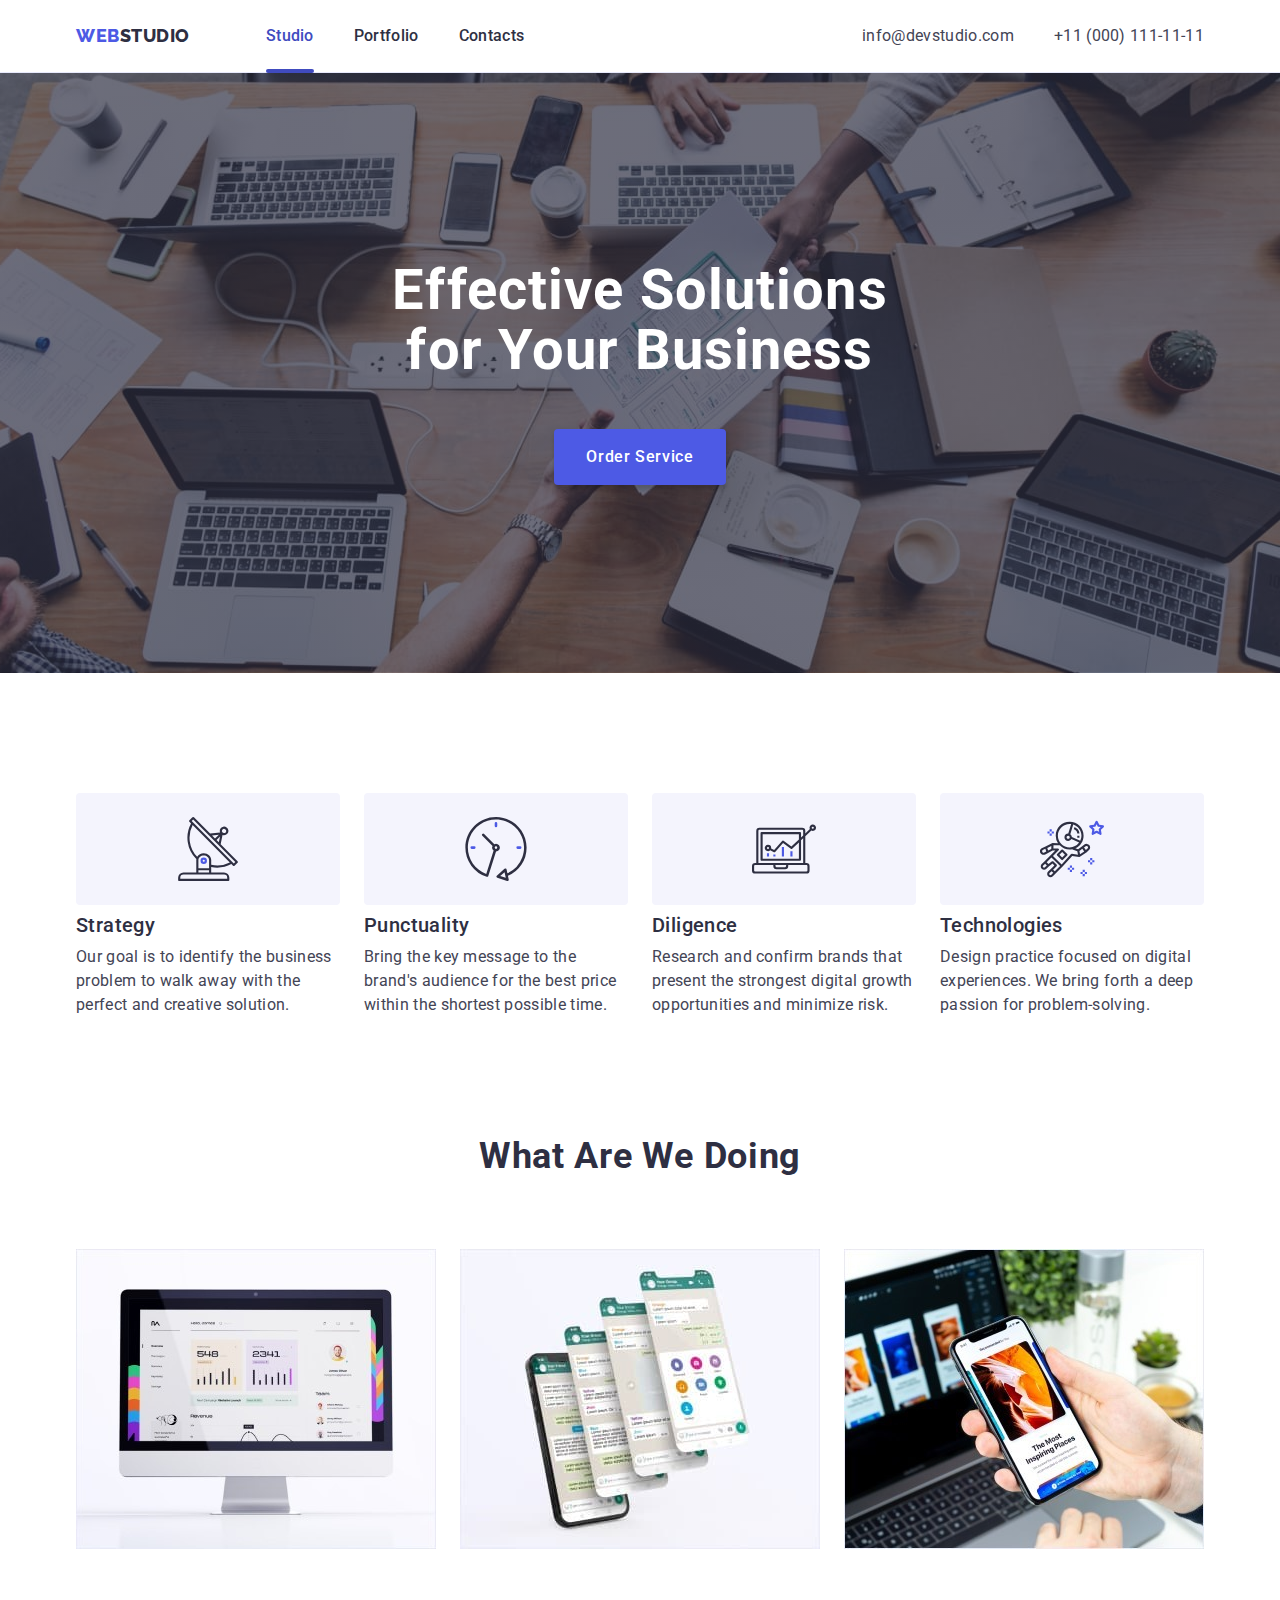
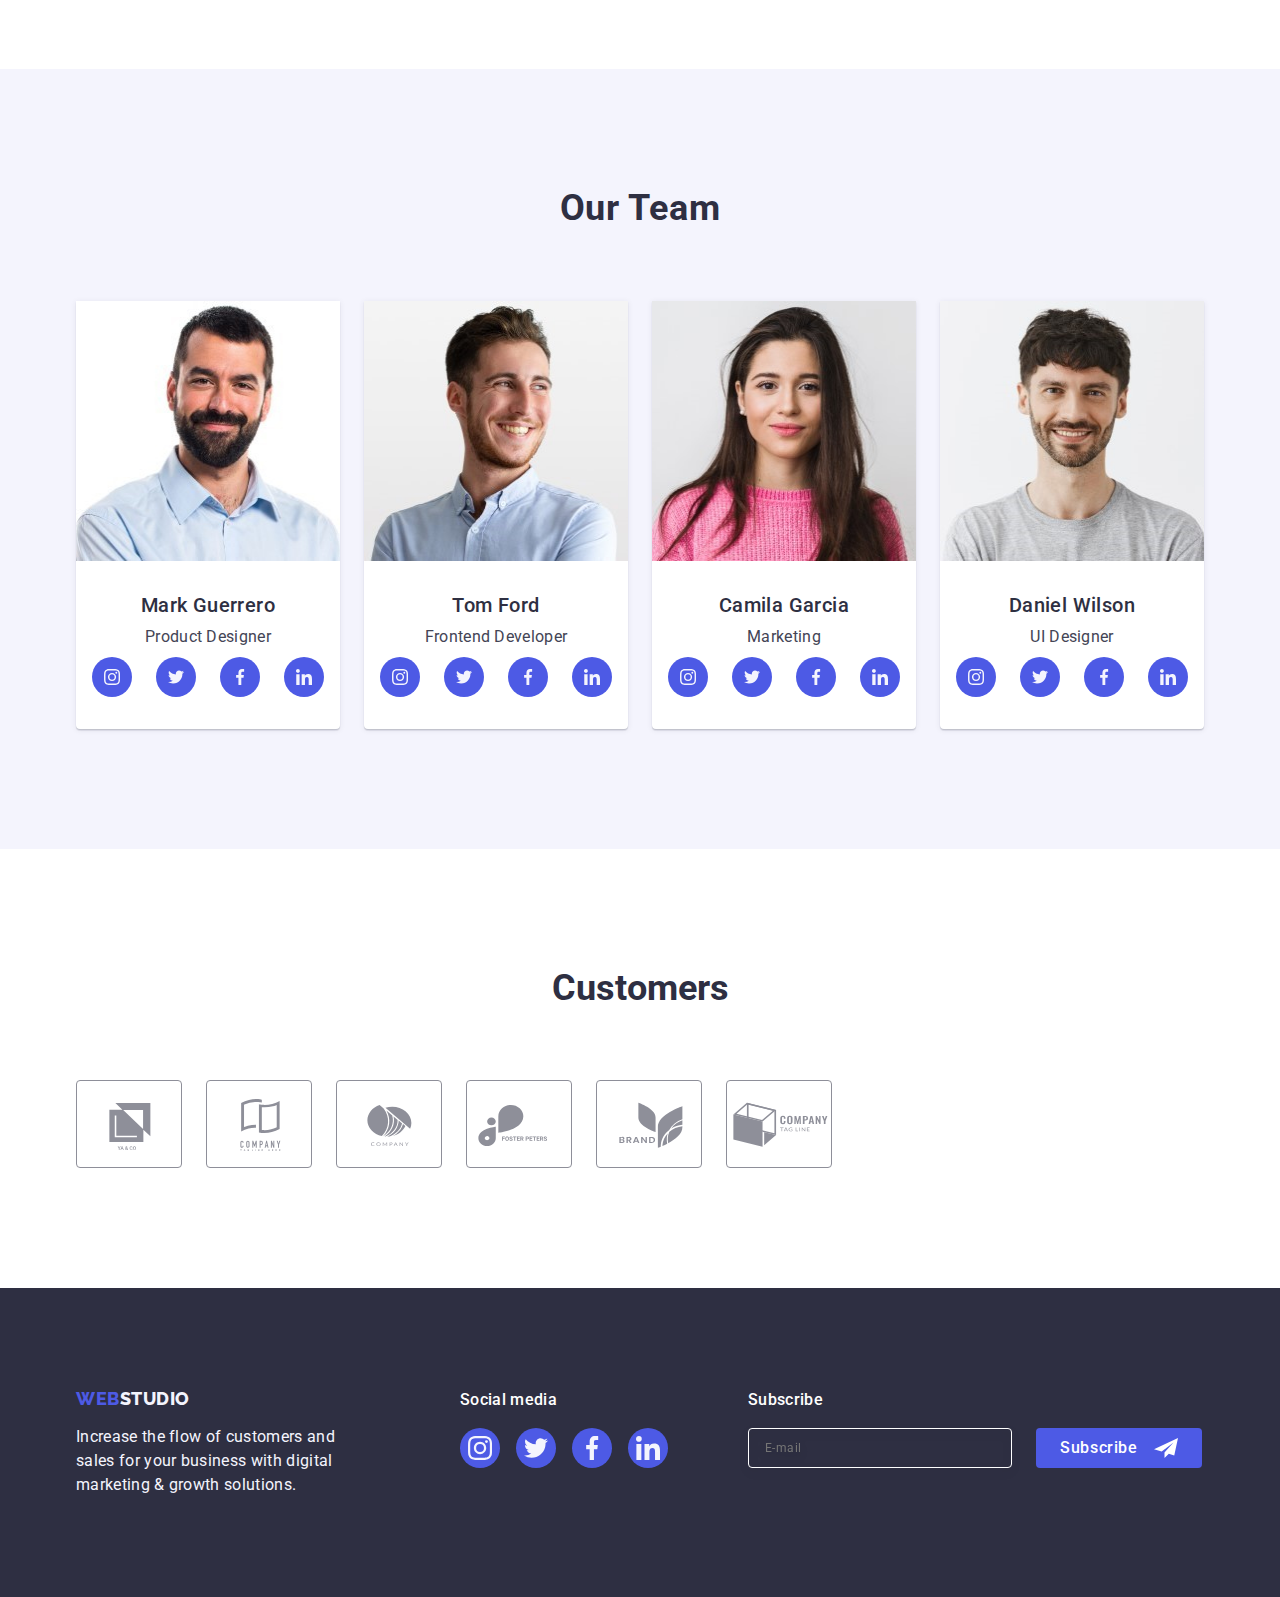
<file: index.html>
<!DOCTYPE html>
<html lang="en">
  <head>
    <meta charset="UTF-8" />
    <meta http-equiv="X-UA-Compatible" content="IE=edge" />
    <meta name="viewport" content="width=device-width, initial-scale=1.0" />
    <title>Web Studio</title>
    <link rel="preconnect" href="https://fonts.googleapis.com" />
    <link rel="preconnect" href="https://fonts.gstatic.com" crossorigin />
    <link
      href="https://fonts.googleapis.com/css2?family=Raleway:wght@800&family=Roboto:wght@400;500;700&display=swap"
      rel="stylesheet"
    />
    <link
      rel="stylesheet"
      href="https://cdnjs.cloudflare.com/ajax/libs/modern-normalize/1.1.0/modern-normalize.min.css"
    />
    <link rel="stylesheet" href="./css/styles.css" />
  </head>
  <body>
    <!-----------------HEADER------------------>

    <header class="page-header">
      <div class="container page-header-container">
        <nav class="page-navigation">
          <a class="logo-part-one link" href="./index.html"
            >Web<span class="logo-part-second link">Studio</span></a
          >
          <ul class="menu list">
            <li><a class="menu-list-item current-page link" href="./index.html">Studio</a></li>
            <li><a class="menu-list-item link" href="./portfolio.html">Portfolio</a></li>
            <li><a class="menu-list-item link" href="">Contacts</a></li>
          </ul>
        </nav>
        <address class="contact-item-list">
          <ul class="contact list">
            <li>
              <a class="contact-item link" href="mailto:info@devstudio.com">info@devstudio.com</a>
            </li>
            <li>
              <a class="contact-item link" href="tel:+110001111111">+11 (000) 111-11-11</a>
            </li>
          </ul>
        </address>
      </div>
    </header>
    <!-----_----------/HEADER----------------->

    <!--------------- MAIN CONTENT----------->

    <main>
      <!-- section 1 hero-->

      <section class="hero-page">
        <div class="container">
          <h1 class="main-text">Effective Solutions for Your Business</h1>
          <button class="order-btn" type="button" data-modal-open>Order Service</button>
        </div>
      </section>

      <!-- section 2 features-->

      <section class="section">
        <div class="container">
          <h2 class="visually-hidden">Features</h2>
          <ul class="features-container list">
            <li class="features-container-item">
              <div class="features-container-icons">
                <svg aria-label="antenna icon" width="64" height="64">
                  <use href="./images/icons.svg#icon-antenna"></use>
                </svg>
              </div>
              <h3 class="feature-name">Strategy</h3>
              <p class="feature-descr">
                Our goal is to identify the business problem to walk away with the perfect and
                creative solution.
              </p>
            </li>
            <li class="features-container-item">
              <div class="features-container-icons">
                <svg aria-label="clock icon" width="64" height="64">
                  <use href="./images/icons.svg#icon-clock"></use>
                </svg>
              </div>
              <h3 class="feature-name">Punctuality</h3>
              <p class="feature-descr">
                Bring the key message to the brand's audience for the best price within the shortest
                possible time.
              </p>
            </li>
            <li class="features-container-item">
              <div class="features-container-icons">
                <svg aria-label="diagram icon" width="64" height="64">
                  <use href="./images/icons.svg#icon-diagram"></use>
                </svg>
              </div>
              <h3 class="feature-name">Diligence</h3>
              <p class="feature-descr">
                Research and confirm brands that present the strongest digital growth opportunities
                and minimize risk.
              </p>
            </li>
            <li class="features-container-item">
              <div class="features-container-icons">
                <svg aria-label="astronaut icon" width="64" height="64">
                  <use href="./images/icons.svg#icon-astronaut"></use>
                </svg>
              </div>
              <h3 class="feature-name">Technologies</h3>
              <p class="feature-descr">
                Design practice focused on digital experiences. We bring forth a deep passion for
                problem-solving.
              </p>
            </li>
          </ul>
        </div>
      </section>

      <!-- section 3 we doing -->

      <section class="we-doing-section">
        <div class="container">
          <h2 class="title">What are we doing</h2>
          <ul class="list title-item-container">
            <li class="we-doing-section-card">
              <img
                class="card-item-style"
                src="./images/wedoing/we_doing1.jpg"
                alt="computer"
                width="360"
                height="300"
              />
            </li>
            <li class="we-doing-section-card">
              <img
                class="card-item-style"
                src="./images/wedoing/we_doing2.jpg"
                alt="phone"
                width="360"
                height="300"
              />
            </li>
            <li class="we-doing-section-card">
              <img
                class="card-item-style"
                src="./images/wedoing/we_doing3.jpg"
                alt="phone computer"
                width="360"
                height="300"
              />
            </li>
          </ul>
        </div>
      </section>

      <!-- section 4 team-->

      <section class="section team-card" id="team-card">
        <div class="container">
          <h2 class="title">Our Team</h2>
          <ul class="team-container list">
            <li class="team">
              <img src="./images/team/mark.jpg" alt="mark" width="264" height="260" />
              <div class="team-description">
                <h3 class="team-name">Mark Guerrero</h3>
                <p class="team-position">Product Designer</p>
                <ul class="social-list list">
                  <li class="social-list-item">
                    <a href="" class="social-list-link">
                      <svg
                        class="social-list-icon"
                        aria-label="instagram icon"
                        width="16"
                        height="16"
                      >
                        <use href="./images/icons.svg#icon-instagram"></use>
                      </svg>
                    </a>
                  </li>
                  <li class="social-list-item">
                    <a href="" class="social-list-link">
                      <svg
                        class="social-list-icon"
                        aria-label="twitter icon"
                        width="16"
                        height="16"
                      >
                        <use href="./images/icons.svg#icon-twitter"></use>
                      </svg>
                    </a>
                  </li>
                  <li class="social-list-item">
                    <a href="" class="social-list-link">
                      <svg
                        class="social-list-icon"
                        aria-label="facebook icon"
                        width="16"
                        height="16"
                      >
                        <use href="./images/icons.svg#icon-facebook"></use>
                      </svg>
                    </a>
                  </li>
                  <li class="social-list-item">
                    <a href="" class="social-list-link">
                      <svg
                        class="social-list-icon"
                        aria-label="linkedin icon"
                        width="16"
                        height="16"
                      >
                        <use href="./images/icons.svg#icon-linkedin"></use>
                      </svg>
                    </a>
                  </li>
                </ul>
              </div>
            </li>
            <li class="team">
              <img src="./images/team/tom.jpg" alt="tom" width="264" height="260" />
              <div class="team-description">
                <h3 class="team-name">Tom Ford</h3>
                <p class="team-position">Frontend Developer</p>
                <ul class="social-list list">
                  <li class="social-list-item">
                    <a href="" class="social-list-link">
                      <svg
                        class="social-list-icon"
                        aria-label="instagram icon"
                        width="16"
                        height="16"
                      >
                        <use href="./images/icons.svg#icon-instagram"></use>
                      </svg>
                    </a>
                  </li>
                  <li class="social-list-item">
                    <a href="" class="social-list-link">
                      <svg
                        class="social-list-icon"
                        aria-label="twitter icon"
                        width="16"
                        height="16"
                      >
                        <use href="./images/icons.svg#icon-twitter"></use>
                      </svg>
                    </a>
                  </li>
                  <li class="social-list-item">
                    <a href="" class="social-list-link">
                      <svg
                        class="social-list-icon"
                        aria-label="facebook icon"
                        width="16"
                        height="16"
                      >
                        <use href="./images/icons.svg#icon-facebook"></use>
                      </svg>
                    </a>
                  </li>
                  <li class="social-list-item">
                    <a href="" class="social-list-link">
                      <svg
                        class="social-list-icon"
                        aria-label="linkedin icon"
                        width="16"
                        height="16"
                      >
                        <use href="./images/icons.svg#icon-linkedin"></use>
                      </svg>
                    </a>
                  </li>
                </ul>
              </div>
            </li>
            <li class="team">
              <img src="./images/team/camila.jpg" alt="camila" width="264" height="260" />
              <div class="team-description">
                <h3 class="team-name">Camila Garcia</h3>
                <p class="team-position">Marketing</p>
                <ul class="social-list list">
                  <li class="social-list-item">
                    <a href="" class="social-list-link">
                      <svg
                        class="social-list-icon"
                        aria-label="instagram icon"
                        width="16"
                        height="16"
                      >
                        <use href="./images/icons.svg#icon-instagram"></use>
                      </svg>
                    </a>
                  </li>
                  <li class="social-list-item">
                    <a href="" class="social-list-link">
                      <svg
                        class="social-list-icon"
                        aria-label="twitter icon"
                        width="16"
                        height="16"
                      >
                        <use href="./images/icons.svg#icon-twitter"></use>
                      </svg>
                    </a>
                  </li>
                  <li class="social-list-item">
                    <a href="" class="social-list-link">
                      <svg
                        class="social-list-icon"
                        aria-label="facebook icon"
                        width="16"
                        height="16"
                      >
                        <use href="./images/icons.svg#icon-facebook"></use>
                      </svg>
                    </a>
                  </li>
                  <li class="social-list-item">
                    <a href="" class="social-list-link">
                      <svg
                        class="social-list-icon"
                        aria-label="linkedin icon"
                        width="16"
                        height="16"
                      >
                        <use href="./images/icons.svg#icon-linkedin"></use>
                      </svg>
                    </a>
                  </li>
                </ul>
              </div>
            </li>
            <li class="team">
              <img src="./images/team/daniel.jpg" alt="daniel" width="264" height="260" />
              <div class="team-description">
                <h3 class="team-name">Daniel Wilson</h3>
                <p class="team-position">UI Designer</p>
                <ul class="social-list list">
                  <li class="social-list-item">
                    <a href="" class="social-list-link">
                      <svg
                        class="social-list-icon"
                        aria-label="instagram icon"
                        width="16"
                        height="16"
                      >
                        <use href="./images/icons.svg#icon-instagram"></use>
                      </svg>
                    </a>
                  </li>
                  <li class="social-list-item">
                    <a href="" class="social-list-link">
                      <svg
                        class="social-list-icon"
                        aria-label="twitter icon"
                        width="16"
                        height="16"
                      >
                        <use href="./images/icons.svg#icon-twitter"></use>
                      </svg>
                    </a>
                  </li>
                  <li class="social-list-item">
                    <a href="" class="social-list-link">
                      <svg
                        class="social-list-icon"
                        aria-label="facebook icon"
                        width="16"
                        height="16"
                      >
                        <use href="./images/icons.svg#icon-facebook"></use>
                      </svg>
                    </a>
                  </li>
                  <li class="social-list-item">
                    <a href="" class="social-list-link">
                      <svg
                        class="social-list-icon"
                        aria-label="linkedin icon"
                        width="16"
                        height="16"
                      >
                        <use href="./images/icons.svg#icon-linkedin"></use>
                      </svg>
                    </a>
                  </li>
                </ul>
              </div>
            </li>
          </ul>
        </div>
      </section>

      <!-- section 5 customers -->

      <section class="section-customers">
        <div class="container">
          <h2 class="title-customers">Customers</h2>
          <ul class="customers-icon list">
            <li class="customers-icon-list link">
              <a class="customers-list-link" href="">
                <svg
                  class="customers-list-icon"
                  aria-label="cluent one icon"
                  width="104"
                  height="56"
                >
                  <use href="./images/icons.svg#icon-logo-client-one"></use>
                </svg>
              </a>
            </li>
            <li class="customers-icon-list link">
              <a href="" class="customers-list-link">
                <svg
                  class="customers-list-icon"
                  aria-label="client two icon"
                  width="104"
                  height="56"
                >
                  <use href="./images/icons.svg#icon-logo-client-two"></use>
                </svg>
              </a>
            </li>
            <li class="customers-icon-list link">
              <a href="" class="customers-list-link">
                <svg
                  class="customers-list-icon"
                  aria-label="client three icon"
                  width="104"
                  height="56"
                >
                  <use href="./images/icons.svg#icon-logo-client-three"></use>
                </svg>
              </a>
            </li>
            <li class="customers-icon-list link">
              <a href="" class="customers-list-link">
                <svg
                  class="customers-list-icon"
                  aria-label="client four icon"
                  width="104"
                  height="56"
                >
                  <use href="./images/icons.svg#icon-logo-client-four"></use>
                </svg>
              </a>
            </li>
            <li class="customers-icon-list link">
              <a href="" class="customers-list-link">
                <svg
                  class="customers-list-icon"
                  aria-label="client five icon"
                  width="104"
                  height="56"
                >
                  <use href="./images/icons.svg#icon-logo-client-five"></use>
                </svg>
              </a>
            </li>
            <li class="customers-icon-list link">
              <a href="" class="customers-list-link">
                <svg class="customers-list-icon" aria-label="client six" width="104" height="56">
                  <use href="./images/icons.svg#icon-logo-client-six"></use>
                </svg>
              </a>
            </li>
          </ul>
        </div>
      </section>
    </main>
    <!----------------/MAIN CONTENT------------>
    <!----------------FOOTER------------------->

    <footer class="footer-style">
      <div class="container main-footer-container">
        <div class="footer-container">
          <a class="logo-footer link" href="./index.html"
            >Web<span class="logo-part-secondary link">Studio</span></a
          >
          <p class="footer-content">
            Increase the flow of customers and sales for your business with digital marketing &
            growth solutions.
          </p>
        </div>

        <div class="footer-social-container">
          <p class="footer-social-title">Social media</p>
          <ul class="footer-social-list list">
            <li class="social-list-item">
              <a href="" class="footer-social-list-link">
                <svg class="social-list-icon" aria-label="instagram icon" width="24" height="24">
                  <use href="./images/icons.svg#icon-instagram"></use>
                </svg>
              </a>
            </li>
            <li class="social-list-item">
              <a href="" class="footer-social-list-link">
                <svg class="social-list-icon" aria-label="twitter icon" width="24" height="24">
                  <use href="./images/icons.svg#icon-twitter"></use>
                </svg>
              </a>
            </li>
            <li class="social-list-item">
              <a href="" class="footer-social-list-link">
                <svg class="social-list-icon" aria-label="facebook icon" width="24" height="24">
                  <use href="./images/icons.svg#icon-facebook"></use>
                </svg>
              </a>
            </li>
            <li class="social-list-item">
              <a href="" class="footer-social-list-link">
                <svg class="social-list-icon" aria-label="linkedin icon" width="24" height="24">
                  <use href="./images/icons.svg#icon-linkedin"></use>
                </svg>
              </a>
            </li>
          </ul>
        </div>
        <div class="footer-subscribe-item">
          <p class="footer-subscribe-title">Subscribe</p>
          <form class="footer-form">
            <label class="footer-label">
              <input class="footer-subscribe-form" type="email" name="email" placeholder="E-mail" />
            </label>
            <button class="subscribe-btn" type="submit">
              Subscribe
              <svg class="icon-subscribe-btn" width="24" height="24">
                <use href="./images/icons.svg#icon-subscribe-btn"></use>
              </svg>
            </button>
          </form>
        </div>
      </div>
    </footer>

    <!-- -------------/FOOTER--------------- -->

    <!-- -------------MODAL----------------- -->

    <div class="backdrop is-hidden" data-modal>
      <div class="modal">
        <button type="button" class="modal-close-btn" data-modal-close>
          <svg class="modal-close-icon" width="8" height="8">
            <use href="./images/icons.svg#icon-close-cross"></use>
          </svg>
        </button>
        <p class="modal-form-title">Leave your contacts and we will call you back</p>

        <!-- Backdrop Form -->
        <form class="contact-form">
          <div class="form-wrapper">
            <label for="user-name" class="contact-form-field-wrapper">
              <span class="contact-field-descr">Name</span>
            </label>
            <div class="contact-form-icon">
              <input
                class="contact-form-input"
                id="user-name"
                type="text"
                name="user-name"
                required
                title="Write your name"
                pattern="[a-zA-Zа-яА-ЯіІїЇґҐєЄ']+"
              />
              <svg class="input-icon" width="18" height="24">
                <use href="./images/icons.svg#icon-person"></use>
              </svg>
            </div>
          </div>
          <div class="form-wrapper">
            <label class="contact-form-field-wrapper" for="user-phone">
              <span class="contact-field-descr">Phone</span>
            </label>
            <div class="contact-form-icon">
              <input
                class="contact-form-input"
                id="user-phone"
                type="tel"
                name="phone_number"
                required
                pattern="[0-9]{3}-[0-9]{3}-[0-9]{2}-[0-9]{2}"
                title="xxx-xxx-xx-xx"
              />
              <svg class="input-icon" width="18" height="24">
                <use href="./images/icons.svg#icon-phone"></use>
              </svg>
            </div>
          </div>
          <div class="form-wrapper">
            <label class="contact-form-field-wrapper" for="user-mail">
              <span class="contact-field-descr">Email</span>
            </label>
            <div class="contact-form-icon">
              <input
                class="contact-form-input"
                id="user-mail"
                type="email"
                name="email"
                required
                title="example@gmail.com"
                pattern="([A-z0-9_.-]{1,})@([A-z0-9_.-]{1,}).([A-z]{2,8})"
              />
              <svg class="input-icon" width="18" height="24">
                <use href="./images/icons.svg#icon-email"></use>
              </svg>
            </div>
          </div>
          <div class="form-comment-wrapper">
            <label class="contact-form-field-wrapper" for="user-comment">
              <span class="contact-field-descr">Comment</span></label
            >
            <textarea
              id="user-comment"
              class="contact-form-massage"
              name="user-comment"
              placeholder="Text input"
            ></textarea>
          </div>
          <div class="contact-form-checkbox-position">
            <input
              id="user-privacy"
              type="checkbox"
              name="user-privacy"
              value="true"
              required
              class="contact-form-checkbox visually-hidden"
            />
            <label for="user-privacy" class="contact-form-checkbox-wrapper">
              <span class="checkbox-label">
                <svg class="contact-own-checkbox" width="10" height="8">
                  <use class="checkmark-icon" href="./images/icons.svg#icon-checkmark"></use>
                </svg>
              </span>
              I accept the terms and conditions of the
              <a href="" class="user-policy">Privacy Policy</a>
            </label>
          </div>
          <button class="contact-form-submit" type="submit">Send</button>
        </form>
      </div>
    </div>
    <script src="./js/modal.js"></script>
    <!-- ------------/MODAL----------------- -->
  </body>
</html>
</file>
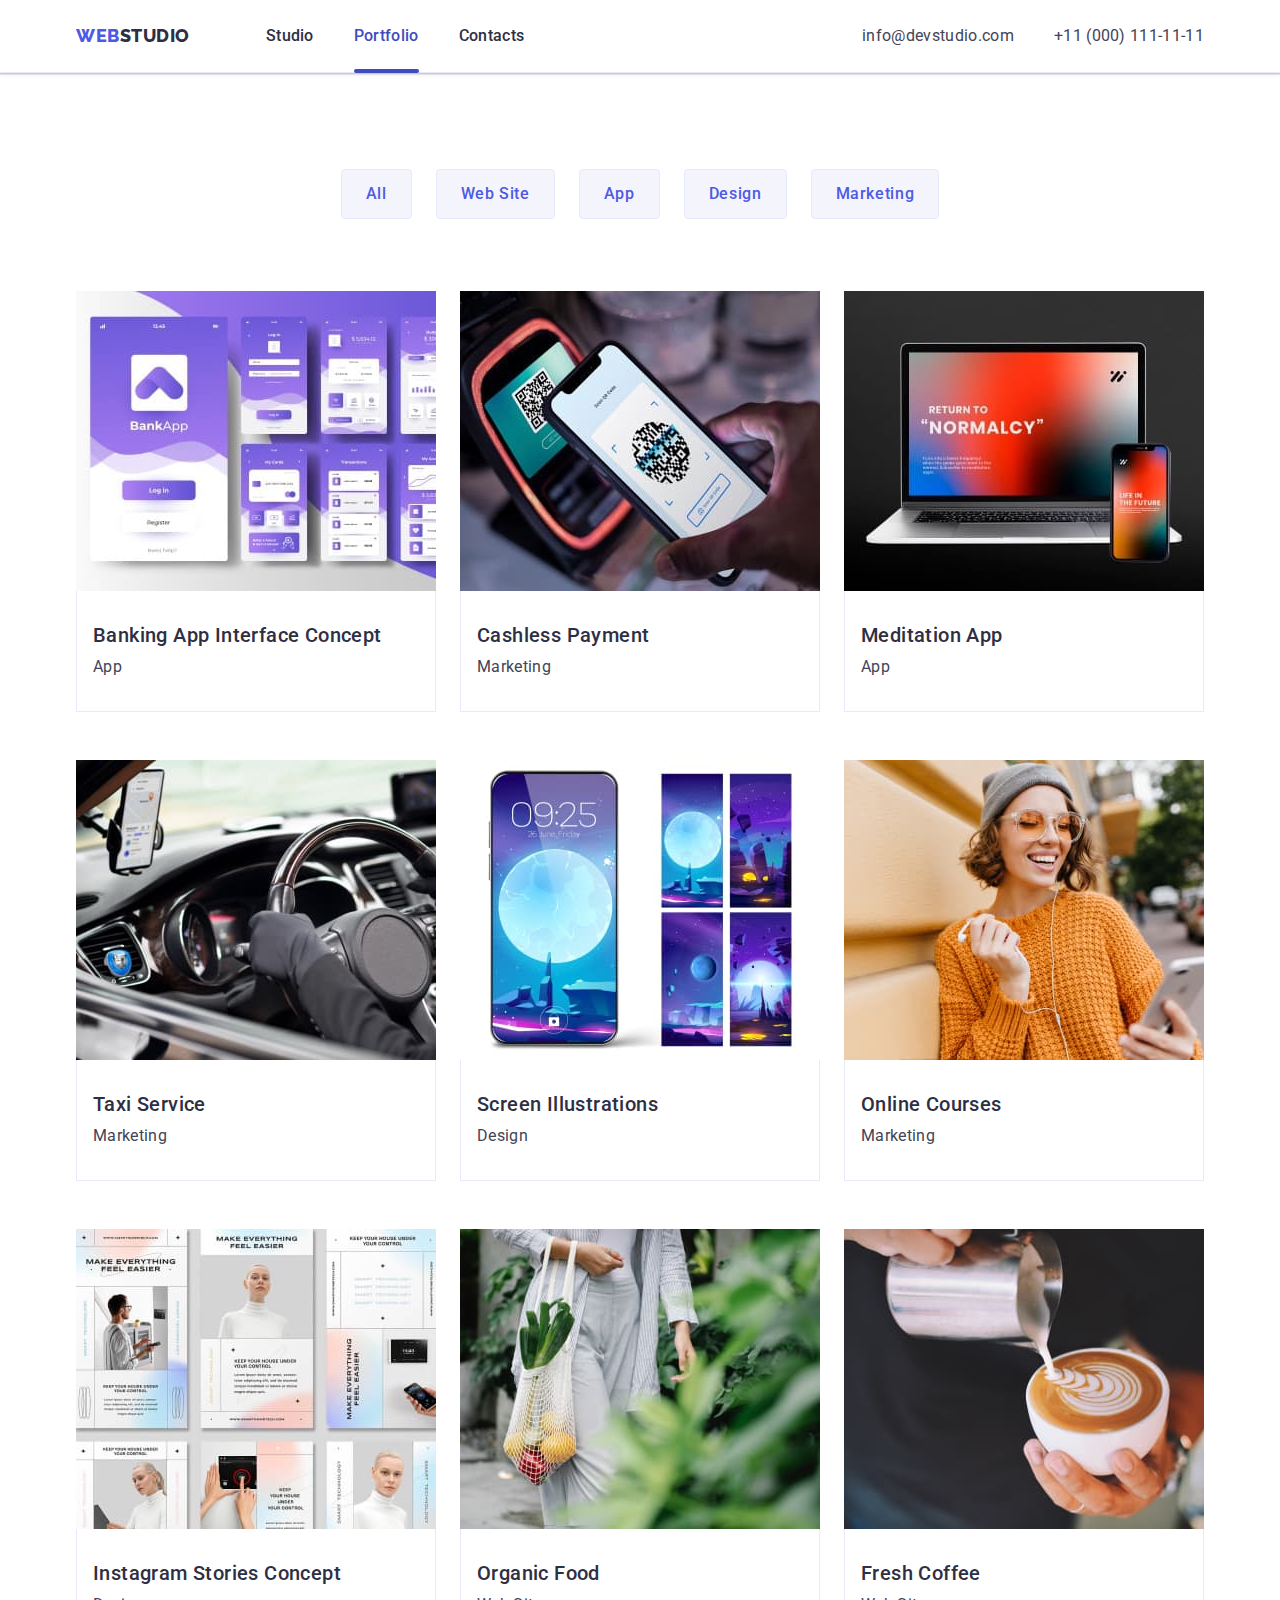
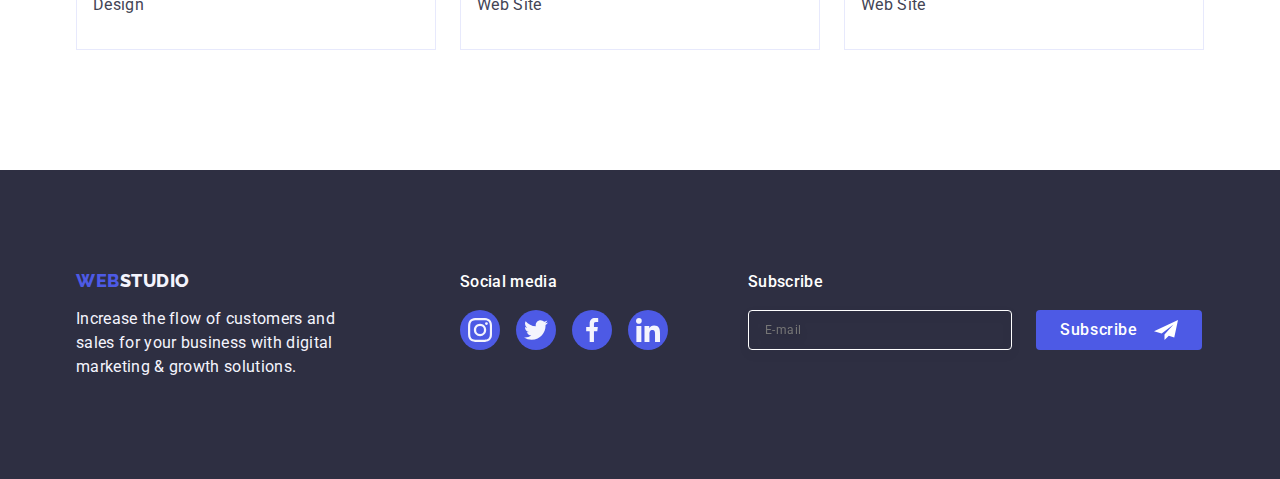
<file: portfolio.html>
<!DOCTYPE html>
<html lang="en">
  <head>
    <meta charset="UTF-8" />
    <meta http-equiv="X-UA-Compatible" content="IE=edge" />
    <meta name="viewport" content="width=device-width, initial-scale=1.0" />
    <title>Portfolio</title>
    <link rel="preconnect" href="https://fonts.googleapis.com" />
    <link rel="preconnect" href="https://fonts.gstatic.com" crossorigin />
    <link
      href="https://fonts.googleapis.com/css2?family=Raleway:wght@800&family=Roboto:wght@400;500;700&display=swap"
      rel="stylesheet"
    />
    <link
      rel="stylesheet"
      href="https://cdnjs.cloudflare.com/ajax/libs/modern-normalize/1.1.0/modern-normalize.min.css"
    />
    <link rel="stylesheet" href="./css/styles.css" />
  </head>
  <body>
    <!-- header -->

    <header class="page-header">
      <div class="container page-header-container">
        <nav class="page-navigation">
          <a class="logo-part-one link" href="./index.html"
            >Web<span class="logo-part-second link">Studio</span>
          </a>
          <ul class="menu list">
            <li><a class="menu-list-item link" href="./index.html">Studio</a></li>
            <li>
              <a class="menu-list-item current-page link" href="./portfolio.html">Portfolio</a>
            </li>
            <li><a class="menu-list-item link" href="">Contacts</a></li>
          </ul>
        </nav>
        <address class="contact-item-list">
          <ul class="contact list">
            <li>
              <a class="contact-item link" href="mailto:info@devstudio.com">info@devstudio.com</a>
            </li>
            <li>
              <a class="contact-item link" href="tel:+110001111111">+11 (000) 111-11-11</a>
            </li>
          </ul>
        </address>
      </div>
    </header>

    <main>
      <section class="portfolio-section">
        <div class="container">
          <h1 class="visually-hidden">Our portfolio</h1>
          <ul class="list main-nav-portfolio">
            <li><button class="main-nav" type="button">All</button></li>
            <li><button class="main-nav" type="button">Web Site</button></li>
            <li><button class="main-nav" type="button">App</button></li>
            <li><button class="main-nav" type="button">Design</button></li>
            <li><button class="main-nav" type="button">Marketing</button></li>
          </ul>

          <!--Section 1 servises-->
          <ul class="list card-section">
            <li class="card-section-item">
              <a class="card-link-style link" href="">
                <div class="card-link-style-wrapper">
                  <img src="./images/portfolio/row01-pic-01.jpg" alt="banking" width="360" />
                <p class="overlay">
                  14 Stylish and User-Friendly App Design Concepts · Task Manager App · Calorie
                  Tracker App · Exotic Fruit Ecommerce App · Cloud Storage App
                </p>
              </div>
                
                <div class="card-style">
                  <h2 class="card-desc">Banking App Interface Concept</h2>
                  <p class="card-link">App</p>
                </div></a
              >
            </li>
            <li class="card-section-item">
              <a class="card-link-style link" href="">
                <div class="card-link-style-wrapper">
                  <img src="images/portfolio/row01-pic-02.jpg" alt="cashless" width="360" />
                <p class="overlay">
                  14 Stylish and User-Friendly App Design Concepts · Task Manager App · Calorie
                  Tracker App · Exotic Fruit Ecommerce App · Cloud Storage App
                </p></div>
                
                <div class="card-style">
                  <h2 class="card-desc">Cashless Payment</h2>
                  <p class="card-link">Marketing</p>
                </div></a
              >
            </li>
            <li class="card-section-item">
              <a class="card-link-style link" href="">
                <div class="card-link-style-wrapper">
                  <img src="./images/portfolio/row01-pic-03.jpg" alt="meditation" width="360" />
                  <p class="overlay">
                    14 Stylish and User-Friendly App Design Concepts · Task Manager App · Calorie
                    Tracker App · Exotic Fruit Ecommerce App · Cloud Storage App
                  </p>
                </div>

                <div class="card-style">
                  <h2 class="card-desc">Meditation App</h2>
                  <p class="card-link">App</p>
                </div></a
              >
            </li>
            <li class="card-section-item">
              <a class="card-link-style link" href="">
                <div class="card-link-style-wrapper">
                  <img src="./images/portfolio/row02-pic-01.jpg" alt="taxi" width="360" />
                  <p class="overlay">
                    14 Stylish and User-Friendly App Design Concepts · Task Manager App · Calorie
                    Tracker App · Exotic Fruit Ecommerce App · Cloud Storage App
                  </p>
                </div>

                <div class="card-style">
                  <h2 class="card-desc">Taxi Service</h2>
                  <p class="card-link">Marketing</p>
                </div></a
              >
            </li>
            <li class="card-section-item">
              <a class="card-link-style link" href="">
                <div class="card-link-style-wrapper">
                  <img src="./images/portfolio/row02-pic-02.jpg" alt="screen" width="360" />
                  <p class="overlay">
                    14 Stylish and User-Friendly App Design Concepts · Task Manager App · Calorie
                    Tracker App · Exotic Fruit Ecommerce App · Cloud Storage App
                  </p>
                </div>

                <div class="card-style">
                  <h2 class="card-desc">Screen Illustrations</h2>
                  <p class="card-link">Design</p>
                </div></a
              >
            </li>
            <li class="card-section-item">
              <a class="card-link-style link" href="">
                <div class="card-link-style-wrapper">
                  <img src="./images/portfolio/row02-pic-03.jpg" alt="girl" width="360" />
                  <p class="overlay">
                    14 Stylish and User-Friendly App Design Concepts · Task Manager App · Calorie
                    Tracker App · Exotic Fruit Ecommerce App · Cloud Storage App
                  </p>
                </div>

                <div class="card-style">
                  <h2 class="card-desc">Online Courses</h2>
                  <p class="card-link">Marketing</p>
                </div></a
              >
            </li>
            <li class="card-section-item">
              <a class="card-link-style link" href="">
                <div class="card-link-style-wrapper">
                  <img src="./images/portfolio/row03-pic-01.jpg" alt="instagram" width="360" />
                  <p class="overlay">
                    14 Stylish and User-Friendly App Design Concepts · Task Manager App · Calorie
                    Tracker App · Exotic Fruit Ecommerce App · Cloud Storage App
                  </p>
                </div>

                <div class="card-style">
                  <h2 class="card-desc">Instagram Stories Concept</h2>
                  <p class="card-link">Design</p>
                </div></a
              >
            </li>
            <li class="card-section-item">
              <a class="card-link-style link" href="">
                <div class="card-link-style-wrapper">
                  <img src="./images/portfolio/row03-pic-02.jpg" alt="foog" width="360" />
                  <p class="overlay">
                    14 Stylish and User-Friendly App Design Concepts · Task Manager App · Calorie
                    Tracker App · Exotic Fruit Ecommerce App · Cloud Storage App
                  </p>
                </div>

                <div class="card-style">
                  <h2 class="card-desc">Organic Food</h2>
                  <p class="card-link">Web Site</p>
                </div></a
              >
            </li>
            <li class="card-section-item">
              <a class="card-link-style link" href="">
                <div class="card-link-style-wrapper">
                  <img src="./images/portfolio/row03-pic-03.jpg" alt="coffee" width="360" />
                  <p class="overlay">
                    14 Stylish and User-Friendly App Design Concepts · Task Manager App · Calorie
                    Tracker App · Exotic Fruit Ecommerce App · Cloud Storage App
                  </p>
                </div>

                <div class="card-style">
                  <h2 class="card-desc">Fresh Coffee</h2>
                  <p class="card-link">Web Site</p>
                </div></a
              >
            </li>
          </ul>
        </div>
      </section>
    </main>
    <!-- footer -->
    <footer class="footer-style">
      <div class="container main-footer-container">
        <div class="footer-container">
          <a class="logo-footer link" href="./index.html"
            >Web<span class="logo-part-secondary link">Studio</span></a
          >
          <p class="footer-content">
            Increase the flow of customers and sales for your business with digital marketing &
            growth solutions.
          </p>
        </div>

        <div class="footer-social-container">
          <p class="footer-social-title">Social media</p>
          <ul class="footer-social-list list">
            <li class="social-list-item">
              <a href="" class="footer-social-list-link">
                <svg class="social-list-icon" aria-label="instagram icon" width="24" height="24">
                  <use href="./images/icons.svg#icon-instagram"></use>
                </svg>
              </a>
            </li>
            <li class="social-list-item">
              <a href="" class="footer-social-list-link">
                <svg class="social-list-icon" aria-label="twitter icon" width="24" height="24">
                  <use href="./images/icons.svg#icon-twitter"></use>
                </svg>
              </a>
            </li>
            <li class="social-list-item">
              <a href="" class="footer-social-list-link">
                <svg class="social-list-icon" aria-label="facebook icon" width="24" height="24">
                  <use href="./images/icons.svg#icon-facebook"></use>
                </svg>
              </a>
            </li>
            <li class="social-list-item">
              <a href="" class="footer-social-list-link">
                <svg class="social-list-icon" aria-label="linkedin icon" width="24" height="24">
                  <use href="./images/icons.svg#icon-linkedin"></use>
                </svg>
              </a>
            </li>
          </ul>
        </div>
        <div class="footer-subscribe-item">
          <p class="footer-subscribe-title">Subscribe</p>
          <form class="footer-form">
            <label class="footer-label">
              <input class="footer-subscribe-form" type="email" name="email" placeholder="E-mail" />
            </label>
            <button class="subscribe-btn" type="submit">
              Subscribe
              <svg class="icon-subscribe-btn" width="24" height="24">
                <use href="./images/icons.svg#icon-subscribe-btn"></use>
              </svg>
            </button>
          </form>
        </div>
      </div>
    </footer>

  </body>
</html>
</file>
<file: css/styles.css>
:root {
  --font-family: 'Roboto', sans-serif;
  --secondary-font-family: 'Raleway', sans-serif;
  --main-color: #ffffff;
  --primary-background-color-theme-dark: #2e2f42;
  --accent-color: #404bbf;
  --primary-text-color-theme-dark: #434455;
  --btn-border-color: #9747ff;
  --secondary-text-color-theme-light: #f4f4fd;
  --btn-border-color-light: #e7e9fc;
  --secondary-text-color-theme-dark: #4d5ae5;
  --icon-color: #8e8f99;
}

/* Default */
.list {
  list-style: none;
}

.link {
  text-decoration: none;
}

button {
  cursor: pointer;
}

h1,
h2,
h3,
h4,
p {
  margin-top: 0;
  margin-bottom: 0;
}

ul,
ol {
  margin-top: 0;
  margin-bottom: 0;
  padding-left: 0;
}

img {
  display: block;
}

.container {
  width: 1158px;
  margin-right: auto;
  margin-left: auto;
  padding-right: 15px;
  padding-left: 15px;
}

.section {
  padding-top: 120px;
  padding-bottom: 120px;
}
.visually-hidden {
  position: absolute;
  width: 1px;
  height: 1px;
  margin: -1px;
  border: 0;
  padding: 0;
  white-space: nowrap;
  clip-path: inset(100%);
  clip: rect(0 0 0 0);
  overflow: hidden;
}

/* BODY STYLE */
body {
  font-family: var(--font-family);
  color: var(--primary-text-color-theme-dark);
  background-color: var(--main-color);
}

/* HEADER */

.page-header {
  border-bottom: 1px solid #e7e9fc;
  box-shadow: 0px 2px 1px rgba(46, 47, 66, 0.08), 0px 1px 1px rgba(46, 47, 66, 0.16),
    0px 1px 6px rgba(46, 47, 66, 0.08);
}

.page-navigation {
  display: flex;
  align-items: center;
}

.menu {
  display: flex;
  gap: 40px;
  align-items: flex-end;
}
.contact {
  display: flex;
  gap: 40px;
}

.page-header-container {
  display: flex;
  align-items: center;
}

.logo-part-one {
  font-family: 'Raleway', sans-serif;
  font-weight: 800;
  font-size: 18px;
  line-height: 1.17;
  letter-spacing: 0.03em;
  text-transform: uppercase;
  color: var(--secondary-text-color-theme-dark);
  margin-right: 76px;
}

.logo-part-second {
  color: var(--primary-background-color-theme-dark);
}

.menu-list-item {
  font-weight: 500;
  font-size: 16px;
  line-height: 1.5;
  letter-spacing: 0.02em;
  color: var(--primary-background-color-theme-dark);
  padding: 24px 0;
  display: block;
  transition-property: color;
  transition-duration: 250ms;
  transition-timing-function: cubic-bezier(0.4, 0, 0.2, 1);
}
.menu-list-item:hover,
.menu-list-item:focus {
  color: var(--accent-color);
}
.contact-item-list {
  font-style: normal;
  margin-left: auto;
}
.contact-item {
  font-style: normal;
  font-weight: 400;
  font-size: 16px;
  line-height: 1.5;
  letter-spacing: 0.02em;
  margin-left: auto;
  color: var(--primary-text-color-theme-dark);
  transition-property: color;
  transition-duration: 250ms;
  transition-timing-function: cubic-bezier(0.4, 0, 0.2, 1);
}
.contact-item:hover,
.contact-item:focus {
  color: var(--accent-color);
}

.current-page {
  color: #404bbf;
  position: relative;
}
.current-page::after {
  content: '';
  width: 100%;
  height: 4px;
  background-color: var(--accent-color);
  border-radius: 2px;
  bottom: -1px;
  left: 0px;
  display: block;
  position: absolute;
}

/* MAIN Studio*/
/* Hero section */
.hero-page {
  background-color: var(--primary-background-color-theme-dark);
  padding-top: 188px;
  padding-bottom: 188px;
  background-image: linear-gradient(rgba(46, 47, 66, 0.7), rgba(46, 47, 66, 0.7)),
    url(../images/people-office.jpg);
  background-repeat: no-repeat;
  background-position: center;
  background-size: cover;
  max-width: 1440px;
  margin-left: auto;
  margin-right: auto;
}
.main-text {
  font-weight: 700;
  font-size: 56px;
  line-height: 1.07;
  text-align: center;
  letter-spacing: 0.02em;
  color: var(--main-color);
  max-width: 496px;
  margin-left: auto;
  margin-right: auto;
}
.order-btn {
  font-family: inherit;
  font-weight: 500;
  font-size: 16px;
  line-height: 1.5;
  display: flex;
  align-items: center;
  letter-spacing: 0.04em;
  color: var(--main-color);
  background-color: var(--secondary-text-color-theme-dark);
  box-shadow: 0px 4px 4px rgba(0, 0, 0, 0.15);
  border-radius: 4px;
  padding: 16px 32px 16px 32px;
  display: block;
  list-style: none;
  min-width: 169px;
  margin-left: auto;
  margin-right: auto;
  margin-top: 48px;
  border: none;
  transition-property: background-color;
  transition-duration: 250ms;
  transition-timing-function: cubic-bezier(0.4, 0, 0.2, 1);
}
.order-btn:hover,
.order-btn:focus {
  background-color: var(--accent-color);
}

/* Section 2 features */

.features-container {
  display: flex;
  gap: 24px;
  justify-content: space-between;
}

.features-container-item {
  width: calc((100% - 72px) / 4);
}

.feature-name {
  font-weight: 500;
  font-size: 20px;
  line-height: 1.2;
  letter-spacing: 0.02em;
  color: var(--primary-background-color-theme-dark);
  margin-bottom: 8px;
}

.feature-descr {
  font-size: 16px;
  line-height: 1.5;
  letter-spacing: 0.02em;
  color: var(--primary-text-color-theme-dark);
}

.features-container-icons {
  display: flex;
  align-items: center;
  justify-content: center;
  margin-bottom: 8px;
  border-radius: 4px;
  height: 112px;
  background-color: #f4f4fd;
}

/* Section 3 we doing */

.we-doing-section {
  padding-bottom: 120px;
}

.title-item-container {
  display: flex;
  flex-direction: row;
  justify-content: center;
  gap: 24px;
}
.we-doing-section-card {
  width: calc((100% - 48px) / 3);
}

.title {
  font-weight: 700;
  font-size: 36px;
  line-height: 1.11;
  text-align: center;
  letter-spacing: 0.02em;
  text-transform: capitalize;
  color: var(--primary-background-color-theme-dark);
  margin-bottom: 72px;
  padding: 0;
}

/* Section 4 team*/

.team-container {
  display: flex;
  gap: 24px;
}
.team {
  background-color: var(--main-color);
  box-shadow: 0px 1px 6px rgba(46, 47, 66, 0.08), 0px 1px 1px rgba(46, 47, 66, 0.16),
    0px 2px 1px rgba(46, 47, 66, 0.08);
  border-radius: 0px 0px 4px 4px;
  flex-basis: ((100%-3 * 24px) /4);
}
.team-name {
  font-weight: 500;
  font-size: 20px;
  line-height: 1.2;
  letter-spacing: 0.02em;
  color: var(--primary-background-color-theme-dark);
  text-align: center;
  margin-bottom: 8px;
}

.team-position {
  font-size: 16px;
  line-height: 1.5;
  letter-spacing: 0.02em;
  color: var(--primary-text-color-theme-dark);
  text-align: center;
  margin-bottom: 8px;
}

.team-description {
  padding: 32px 0;
}

.team-card {
  background-color: var(--secondary-text-color-theme-light);
}

.social-list {
  display: flex;
  justify-content: center;
  gap: 24px;
}

.social-list-link {
  display: flex;
  justify-content: center;
  align-items: center;
  width: 40px;
  height: 40px;
  border-radius: 50%;
  background-color: #4d5ae5;
  fill: #f4f4fd;
  transition-property: background-color;
  transition-duration: 250ms;
  transition-timing-function: cubic-bezier(0.4, 0, 0.2, 1);
}

.social-list-link:hover,
.social-list-link:focus {
  background-color: #404bbf;
}

/* section 5 customers */
.section-customers {
  padding: 120px 0;
}
.title-customers {
  font-size: 36px;
  line-height: 1.1;
  color: var(--primary-background-color-theme-dark);
  text-align: center;
  margin-bottom: 72px;
}
.customers-icon {
  display: flex;
  gap: 24px;
}
.customers-icon-list {
  width: calc((100%-120px) / 6);
  height: 88px;
}
.customers-list-link {
  display: flex;
  justify-content: center;
  align-items: center;
  width: 100%;
  height: 100%;
  border-radius: 4px;
  border: 1px solid #8e8f99;
  color: var(--icon-color);
  transition: border-color 250ms cubic-bezier(0.4, 0, 0.2, 1),
    color 250ms cubic-bezier(0.4, 0, 0.2, 1);
}

.customers-list-link:hover,
.customers-list-link:focus {
  border-color: #404bbf;
  color: #404bbf;
}
.customers-list-icon {
  fill: currentColor;
}

/* Footer */

.main-footer-container {
  display: flex;
  align-items: baseline;
}

.footer-container {
  margin-right: 120px;
}

.logo-footer {
  font-family: 'Raleway', sans-serif;
  font-weight: 800;
  font-size: 18px;
  line-height: 1.17;
  letter-spacing: 0.03em;
  text-transform: uppercase;
  color: var(--secondary-text-color-theme-dark);
  display: inline-block;
  margin-bottom: 16px;
}
.footer-style {
  background-color: var(--primary-background-color-theme-dark);
  padding: 100px 0;
}
.footer-content {
  font-weight: 400;
  font-size: 16px;
  line-height: 1.5;
  letter-spacing: 0.02em;
  color: var(--secondary-text-color-theme-light);
  max-width: 264px;
}
.logo-part-secondary {
  color: var(--secondary-text-color-theme-light);
}

.footer-social-title {
  font-weight: 500;
  font-size: 16px;
  line-height: 1.5;
  letter-spacing: 0.02em;
  color: var(--main-color);
  margin-bottom: 16px;
}
.footer-social-container {
  display: inline-block;
}

.footer-social-list {
  display: flex;
  justify-content: center;
  gap: 16px;
}
.footer-social-list-link {
  display: flex;
  justify-content: center;
  align-items: center;
  width: 40px;
  height: 40px;
  border-radius: 50%;
  background-color: #4d5ae5;
  fill: #f4f4fd;
  transition-property: background-color;
  transition-duration: 250ms;
  transition-timing-function: cubic-bezier(0.4, 0, 0.2, 1);
}

.footer-social-list-link:hover,
.footer-social-list-link:focus {
  background-color: #31d0aa;
}

.footer-form {
  display: flex;
}
.footer-label {
  margin-right: 24px;
}
.footer-subscribe-item {
  display: inline-block;
  margin-left: 80px;
}
.footer-subscribe-title {
  font-weight: 500;
  font-size: 16px;
  line-height: 1.5;
  letter-spacing: 0.02em;
  color: var(--main-color);
  margin-bottom: 16px;
}
.footer-subscribe-form {
  width: 264px;
  height: 40px;
  border: 1px solid #ffffff;
  filter: drop-shadow(0px 4px 4px rgba(0, 0, 0, 0.15));
  border-radius: 4px;
  background-color: transparent;
  font-weight: 400;
  font-size: 12px;
  line-height: 1.5;
  letter-spacing: 0.04em;
  color: #ffffff;
  padding-left: 16px;
}
.subscribe-btn {
  background-color: #4d5ae5;
  border: none;
  border-radius: 4px;
  min-width: 165px;
  height: 40px;
  font-weight: 500;
  font-size: 16px;
  line-height: 1.5;
  display: flex;
  align-items: center;
  text-align: center;
  justify-content: center;
  letter-spacing: 0.04em;
  color: #ffffff;
  padding: 8px 24px;
  transition: background-color var(--transition-duration-function);
}
.subscribe-btn:hover,
.subscribe-btn:focus {
  background-color: var(--accent-color);
}
.icon-subscribe-btn {
  fill: #ffffff;
  margin-left: 16px;
  /* margin-right: 16px; */
}

/* PORTFOLIO */

/* Main portfolio */

.portfolio-section {
  padding: 96px 0 120px 0;
}

.main-nav-portfolio {
  display: flex;
  flex-direction: row;
  align-items: flex-start;
  justify-content: center;
  gap: 24px;
  margin-bottom: 72px;
}

.main-nav {
  font-weight: 500;
  font-size: 16px;
  line-height: 1.5;
  text-align: center;
  letter-spacing: 0.04em;
  color: var(--secondary-text-color-theme-dark);
  box-sizing: border-box;
  background-color: var(--secondary-text-color-theme-light);
  border: 1px solid var(--btn-border-color-light);
  border-radius: 4px;
  padding: 12px 24px;
  transition-property: background-color, box-shadow, border-color, color;
  transition-duration: 250ms;
  transition-timing-function: cubic-bezier(0.4, 0, 0.2, 1);
}

.main-nav:hover,
.main-nav:focus {
  border-color: transparent;
  box-shadow: 0px 3px 1px rgba(0, 0, 0, 0.1), 0px 2px 1px rgba(0, 0, 0, 0.08),
    0px 2px 2px rgba(0, 0, 0, 0.12);
  background-color: var(--accent-color);
  color: var(--main-color);
}

.card-desc {
  font-weight: 500;
  font-size: 20px;
  line-height: 1.2;
  letter-spacing: 0.02em;
  color: var(--primary-background-color-theme-dark);
  margin-bottom: 8px;
}
.card-link {
  font-size: 16px;
  line-height: 1.5;
  letter-spacing: 0.02em;
  color: var(--primary-text-color-theme-dark);
}
.card-section {
  padding-top: 0px;
  display: flex;
  column-gap: 24px;
  row-gap: 48px;
  flex-wrap: wrap;
}

.card-style {
  border: 1px solid var(--btn-border-color-light);
  padding: 32px 16px;
  border-top: none;
}
.card-section-item {
  flex-basis: calc((100% - 48px) / 3);
}

.card-link-style {
  display: block;
  transition: box-shadow 250ms cubic-bezier(0.4, 0, 0.2, 1);
}

.card-link-style:hover,
.card-link-style:focus {
  box-shadow: 0px 1px 6px rgba(46, 47, 66, 0.08), 0px 1px 1px rgba(46, 47, 66, 0.16),
    0px 2px 1px rgba(46, 47, 66, 0.08);
}

.card-link-style-wrapper {
  position: relative;
  overflow: hidden;
}

.overlay {
  position: absolute;
  padding: 40px 32px;
  top: 0;
  left: 0;
  width: 100%;
  height: 100%;
  overflow: auto;
  transform: translate(0%, 100%);
  transition: transform 250ms cubic-bezier(0.4, 0, 0.2, 1);
  background-color: #4d5ae5;
  color: #f4f4fd;
  font-weight: 400;
  font-size: 16px;
  line-height: 1.5;
  letter-spacing: 0.02em;
}

.card-link-style:hover .overlay,
.card-link-style:focus .overlay {
  transform: translateY(0%);
}

/* Modal */

.backdrop {
  position: fixed;
  top: 0;
  left: 0;
  width: 100%;
  height: 100%;
  background-color: rgba(46, 47, 66, 0.4);
  transition: opacity 250ms cubic-bezier(0.4, 0, 0.2, 1),
    visibility 250ms cubic-bezier(0.4, 0, 0.2, 1);
}

.modal {
  position: absolute;
  top: 50%;
  left: 50%;
  transform: translate(-50%, -50%);
  min-height: 584px;
  width: 408px;
  padding: 72px 24px 24px 24px;
  background-color: #fcfcfc;
  box-shadow: 0px 1px 1px rgba(0, 0, 0, 0.14), 0px 1px 3px rgba(0, 0, 0, 0.12),
    0px 2px 1px rgba(0, 0, 0, 0.2);
  border-radius: 4px;
  transition: transform 250ms cubic-bezier(0.4, 0, 0.2, 1);
}

.modal-close-btn {
  position: absolute;
  top: 24px;
  right: 24px;
  display: flex;
  align-items: center;
  justify-content: center;
  background-color: #e7e9fc;
  border: 1px solid rgba(0, 0, 0, 0.1);
  border-radius: 50%;
  width: 24px;
  height: 24px;
  padding: 0;
  transition: background-color 250ms cubic-bezier(0.4, 0, 0.2, 1),
    border 250ms cubic-bezier(0.4, 0, 0.2, 1);
}

.modal-close-btn:hover,
.modal-close-btn:focus {
  background-color: #404bbf;
  border: none;
  fill: #ffffff;
}

.modal-close-icon {
  transition: fill 250ms cubic-bezier(0.4, 0, 0.2, 1);
}

.is-hidden {
  opacity: 0;
  visibility: hidden;
  pointer-events: none;
}

/* Modal form */

.modal-form-title {
  font-weight: 500;
  font-size: 16px;
  line-height: 1.5;
  text-align: center;
  letter-spacing: 0.02em;
  color: var(--primary-background-color-theme-dark);
  margin-bottom: 16px;
}

.contact-form {
  display: flex;
  flex-direction: column;
}

.form-wrapper {
  margin-bottom: 8px;
}
.contact-form-field-wrapper {
  display: block;
  font-size: 12px;
  line-height: 1.17;
  letter-spacing: 0.04em;
  color: var(--icon-color);
  margin-bottom: 4px;
}

.contact-form-icon {
  position: relative;
}
.contact-form-input {
  width: 100%;
  height: 40px;
  border: 1px solid rgba(46, 47, 66, 0.4);
  color: var(--primary-text-color-theme-dark);
  background-color: transparent;
  outline: transparent;
  border-radius: 4px;
  padding-left: 38px;
  transition: border-color 250ms cubic-bezier(0.4, 0, 0.2, 1);
}
.contact-form-input:focus {
  border-color: var(--secondary-text-color-theme-dark);
  outline: none;
}
.contact-form-input:focus + .input-icon {
  fill: var(--secondary-text-color-theme-dark);
}
.input-icon {
  position: absolute;
  top: 50%;
  left: 16px;
  transform: translateY(-50%);
  transition: fill 250ms cubic-bezier(0.4, 0, 0.2, 1);
  fill: var(--primary-background-color-theme-dark);
}
.form-comment-wrapper {
  position: relative;
  margin-bottom: 16px;
}
.contact-form-massage {
  display: block;
  width: 100%;
  height: 120px;
  border: 1px solid rgba(46, 47, 66, 0.2);
  border-radius: 4px;
  color: var(--primary-text-color-theme-dark);
  resize: none;
  padding: 8px 16px;
  letter-spacing: 0.04em;
  font-size: 12px;
  line-height: 1.17;
  background-color: transparent;
  outline: transparent;
  transition: border-color 250ms cubic-bezier(0.4, 0, 0.2, 1); 
}
.contact-form-massage:focus {
  border-color: var(--secondary-text-color-theme-dark);
  outline: none;
}
.contact-form-massage::placeholder {
  font-weight: 400;
  font-size: 12px;
  line-height: 1.17;
  letter-spacing: 0.04em;
  color: rgba(46, 47, 66, 0.4);
}

.contact-form-checkbox-position {
  margin-bottom: 24px;
  font-size: 12px;
  line-height: 1.17;
  letter-spacing: 0.04em;
  color: var(--icon-color);
}
.contact-form-checkbox {
  appearance: none;
  position: absolute;
}
.contact-own-checkbox {
  fill: var(--secondary-text-color-theme-light);
}
.checkbox-label {
  width: 16px;
  height: 16px;
  display: inline-flex;
  align-items: center;
  justify-content: center;
  border-radius: 2px;
  border: 1px solid rgba(46, 47, 66, 0.4);
  cursor: pointer;
  padding: 4px 3px;
  margin-right: 8px;
  fill: transparent;
}
.user-policy {
  color: #4d5ae5;
  font-size: 12px;
  line-height: 1.33;
  text-decoration-line: underline;
  letter-spacing: 0.04em;
}
.contact-form-checkbox:checked + .contact-form-checkbox-wrapper .checkbox-label {
  background-color: var(--accent-color);
  border: none;
  fill: var(--main-color);
  border-color: var(--accent-color);
}
.contact-form-submit {
  min-width: 169px;
  margin-right: auto;
  margin-left: auto;
  padding: 16px 32px;
  background-color: var(--secondary-text-color-theme-dark);
  box-shadow: 0px 4px 4px rgba(0, 0, 0, 0.15);
  border-radius: 4px;
  font-weight: 500;
  font-size: 16px;
  line-height: 1.5;
  text-align: center;
  letter-spacing: 0.04em;
  color: var(--main-color);
  border: none;
  transition: background-color 250ms cubic-bezier(0.4, 0, 0.2, 1);
}
.contact-form-submit:hover,
.contact-form-submit:focus {
  background-color: var(--accent-color);
}
</file>
